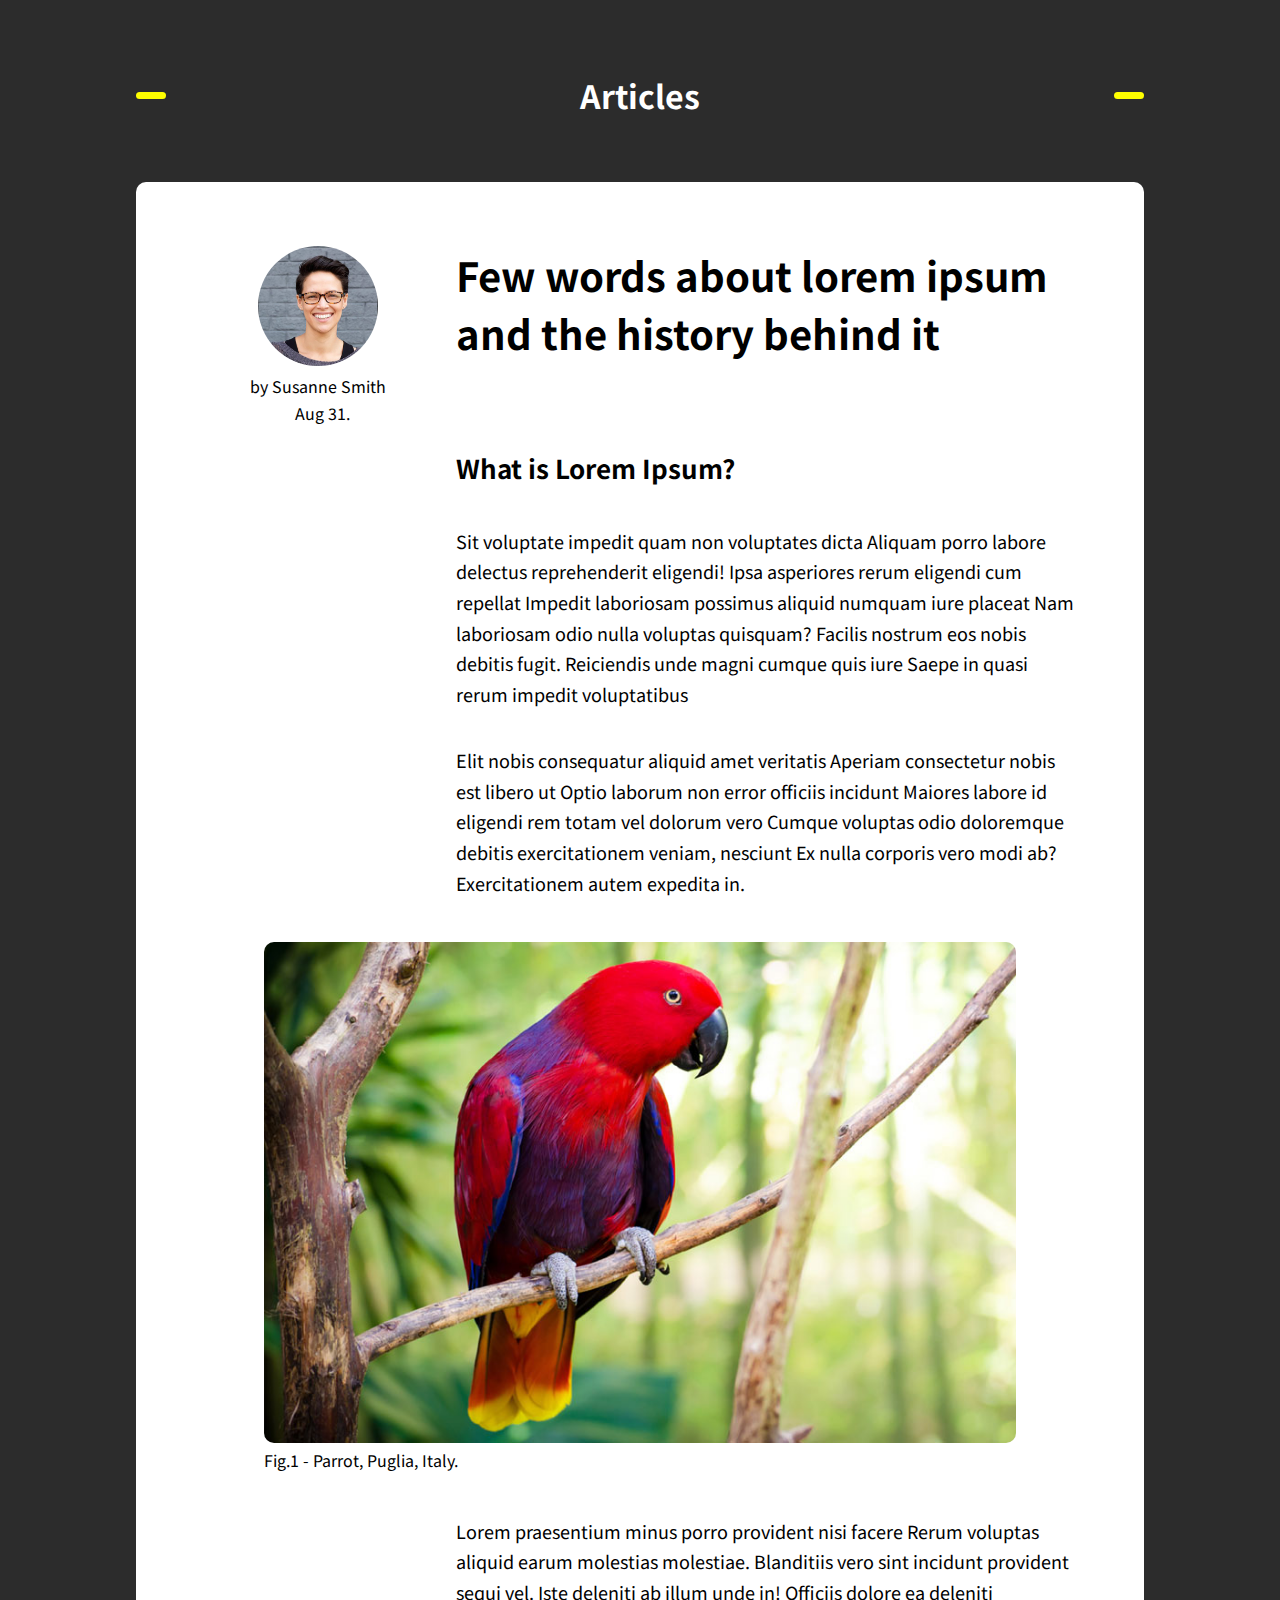
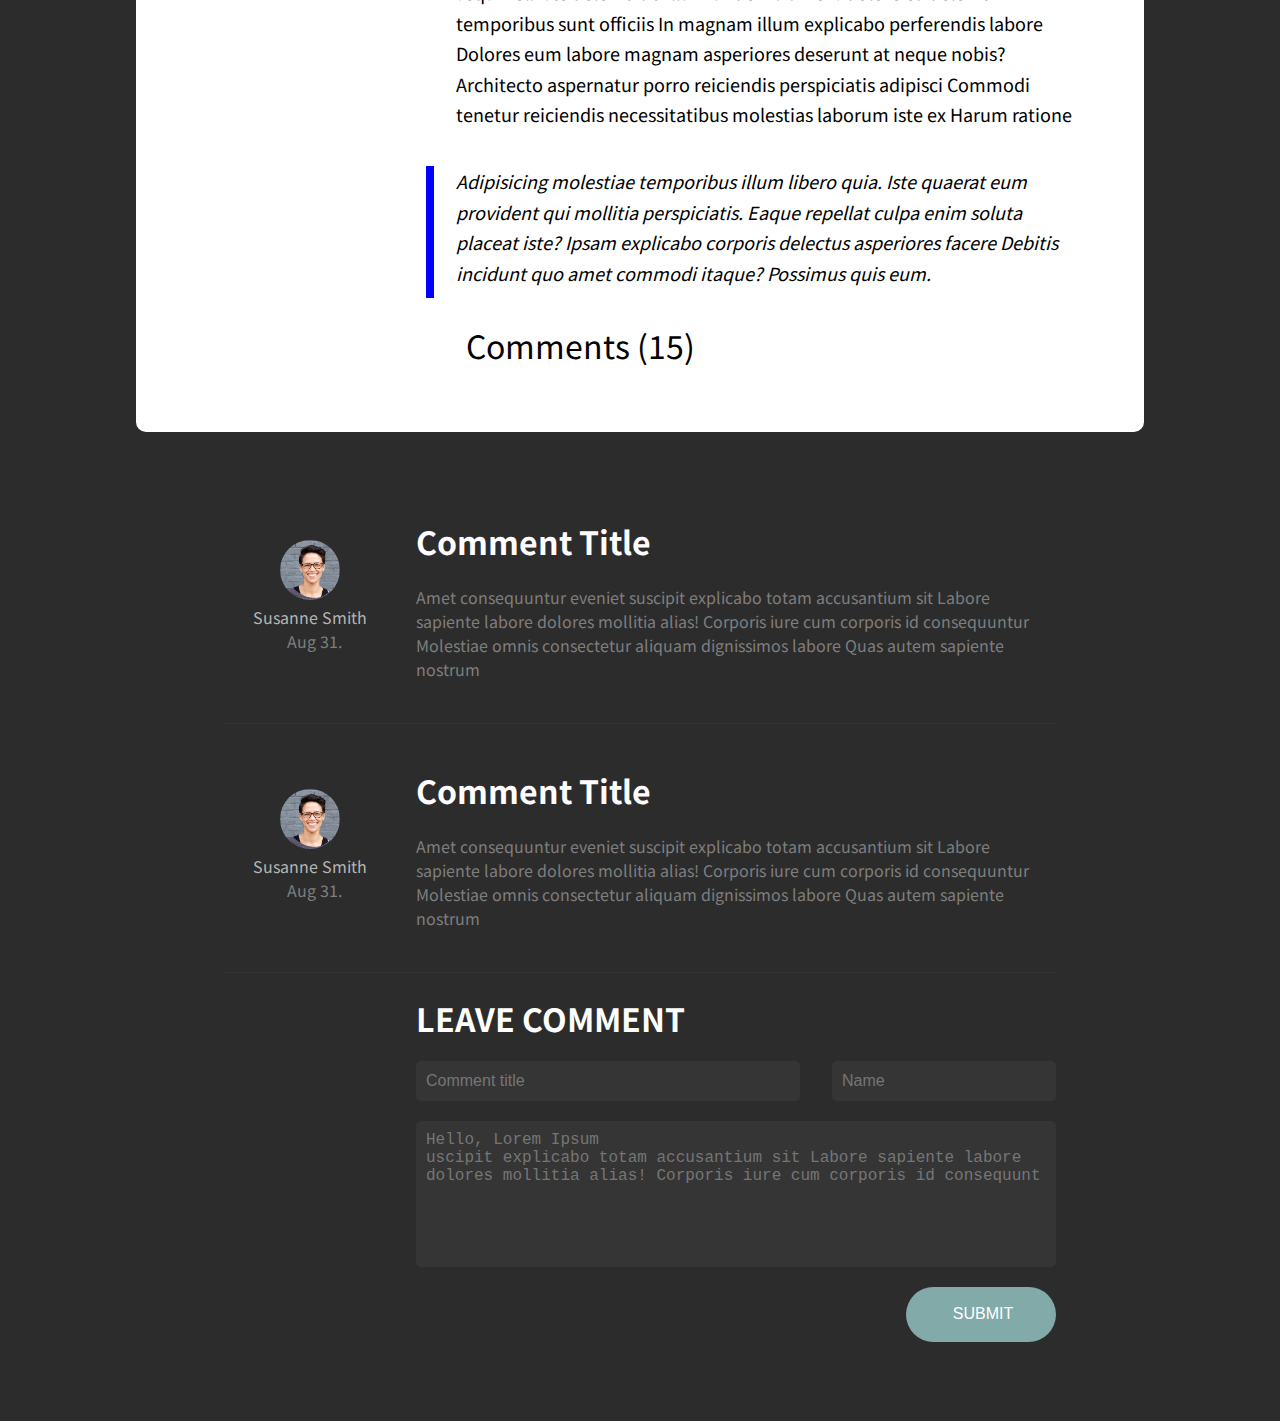
<file: blog-grid/index.html>
<!DOCTYPE html>
<html lang="en">
  <head>
    <meta charset="UTF-8" />
    <meta name="viewport" content="width=device-width, initial-scale=1.0" />
    <meta http-equiv="X-UA-Compatible" content="ie=edge" />
    <meta
      name="description"
      content="Blog entries about journeys from around the world"
    />
    <meta name="author" content="John Doe" />
    <meta name="keywords" content="blog journeys things" />
    <meta name="robots" content="index" />
    <link rel="canonical" href="https://example.com/blog" />
    <link rel="stylesheet" href="./style.css" />
    <link
      href="https://fonts.googleapis.com/css?family=Noto+Sans+JP:400,700"
      rel="stylesheet"
    />
    <link
      rel="stylesheet"
      href="https://use.fontawesome.com/releases/v5.3.1/css/all.css"
      integrity="sha384-mzrmE5qonljUremFsqc01SB46JvROS7bZs3IO2EmfFsd15uHvIt+Y8vEf7N7fWAU"
      crossorigin="anonymous"
    />
    <title>My blog</title>
  </head>
  <body>
    <div class="page-header">
      <div class="dash"></div>
      <h1 class="page-title">Articles</h1>
      <div class="dash"></div>
    </div>

    <article class="main">
      <h1 class="main-title">
        Few words about lorem ipsum and the history behind it
      </h1>
      <div class="author">
        <img class="profile" src="./img/profile.jpg" alt="" />
        <div class="author-name">by Susanne Smith</div>
        <div class="date">
          <i class="far fa-calendar-alt"></i>
          <time datetime="2008-02-14 20:00">Aug 31.</time>
        </div>
      </div>
      <h2 class="subheading">What is Lorem Ipsum?</h2>
      <p>
        Sit voluptate impedit quam non voluptates dicta Aliquam porro labore
        delectus reprehenderit eligendi! Ipsa asperiores rerum eligendi cum
        repellat Impedit laboriosam possimus aliquid numquam iure placeat Nam
        laboriosam odio nulla voluptas quisquam? Facilis nostrum eos nobis
        debitis fugit. Reiciendis unde magni cumque quis iure Saepe in quasi
        rerum impedit voluptatibus
      </p>
      <p>
        Elit nobis consequatur aliquid amet veritatis Aperiam consectetur nobis
        est libero ut Optio laborum non error officiis incidunt Maiores labore
        id eligendi rem totam vel dolorum vero Cumque voluptas odio doloremque
        debitis exercitationem veniam, nesciunt Ex nulla corporis vero modi ab?
        Exercitationem autem expedita in.
      </p>
      <figure class="body-image">
        <img src="./img/electus-parrot.jpg" alt="Parrot" />
        <figcaption>Fig.1 - Parrot, Puglia, Italy.</figcaption>
      </figure>
      <p>
        Lorem praesentium minus porro provident nisi facere Rerum voluptas
        aliquid earum molestias molestiae. Blanditiis vero sint incidunt
        provident sequi vel. Iste deleniti ab illum unde in! Officiis dolore ea
        deleniti temporibus sunt officiis In magnam illum explicabo perferendis
        labore Dolores eum labore magnam asperiores deserunt at neque nobis?
        Architecto aspernatur porro reiciendis perspiciatis adipisci Commodi
        tenetur reiciendis necessitatibus molestias laborum iste ex Harum
        ratione
      </p>
      <p class="quote">
        Adipisicing molestiae temporibus illum libero quia. Iste quaerat eum
        provident qui mollitia perspiciatis. Eaque repellat culpa enim soluta
        placeat iste? Ipsam explicabo corporis delectus asperiores facere
        Debitis incidunt quo amet commodi itaque? Possimus quis eum.
      </p>

      <div class="comments-count">
        <i class="far fa-comment"></i>Comments <span>(15)</span>
      </div>
    </article>

    <section class="comment-section">
      <h2 class="offscreen">Comments</h2>
      <article class="comments">
        <div class="comment comment-row">
          <div class="author">
            <img class="profile" src="./img/profile.jpg" alt="" />
            <div class="author-name">Susanne Smith</div>
            <div class="date"><i class="far fa-calendar-alt"></i>Aug 31.</div>
          </div>
          <div class="comment-text">
            <h1 class="title">Comment Title</h1>
            <p>
              Amet consequuntur eveniet suscipit explicabo totam accusantium sit
              Labore sapiente labore dolores mollitia alias! Corporis iure cum
              corporis id consequuntur Molestiae omnis consectetur aliquam
              dignissimos labore Quas autem sapiente nostrum
            </p>
          </div>
        </div>

        <div class="comment">
          <div class="author">
            <img class="profile" src="./img/profile.jpg" alt="" />
            <div class="author-name">Susanne Smith</div>
            <div class="date"><i class="far fa-calendar-alt"></i>Aug 31.</div>
          </div>
          <div class="comment-text">
            <h1 class="title">Comment Title</h1>
            <p>
              Amet consequuntur eveniet suscipit explicabo totam accusantium sit
              Labore sapiente labore dolores mollitia alias! Corporis iure cum
              corporis id consequuntur Molestiae omnis consectetur aliquam
              dignissimos labore Quas autem sapiente nostrum
            </p>
          </div>
        </div>

        <form action="postform.php" method="post" class="comment-add">
          <div class="form-container">
            <h1 class="title">Leave Comment</h1>
            <input type="text" name="title" placeholder="Comment title" />
            <input type="text" name="name" placeholder="Name" />
            <textarea
              rows="7"
              cols="50"
              placeholder="Hello, Lorem Ipsum&#10;uscipit explicabo totam accusantium sit Labore sapiente labore dolores mollitia alias! Corporis iure cum corporis id consequunt"
            ></textarea>
            <input type="submit" />
          </div>
        </form>
      </article>
    </section>
  </body>
</html>
</file>
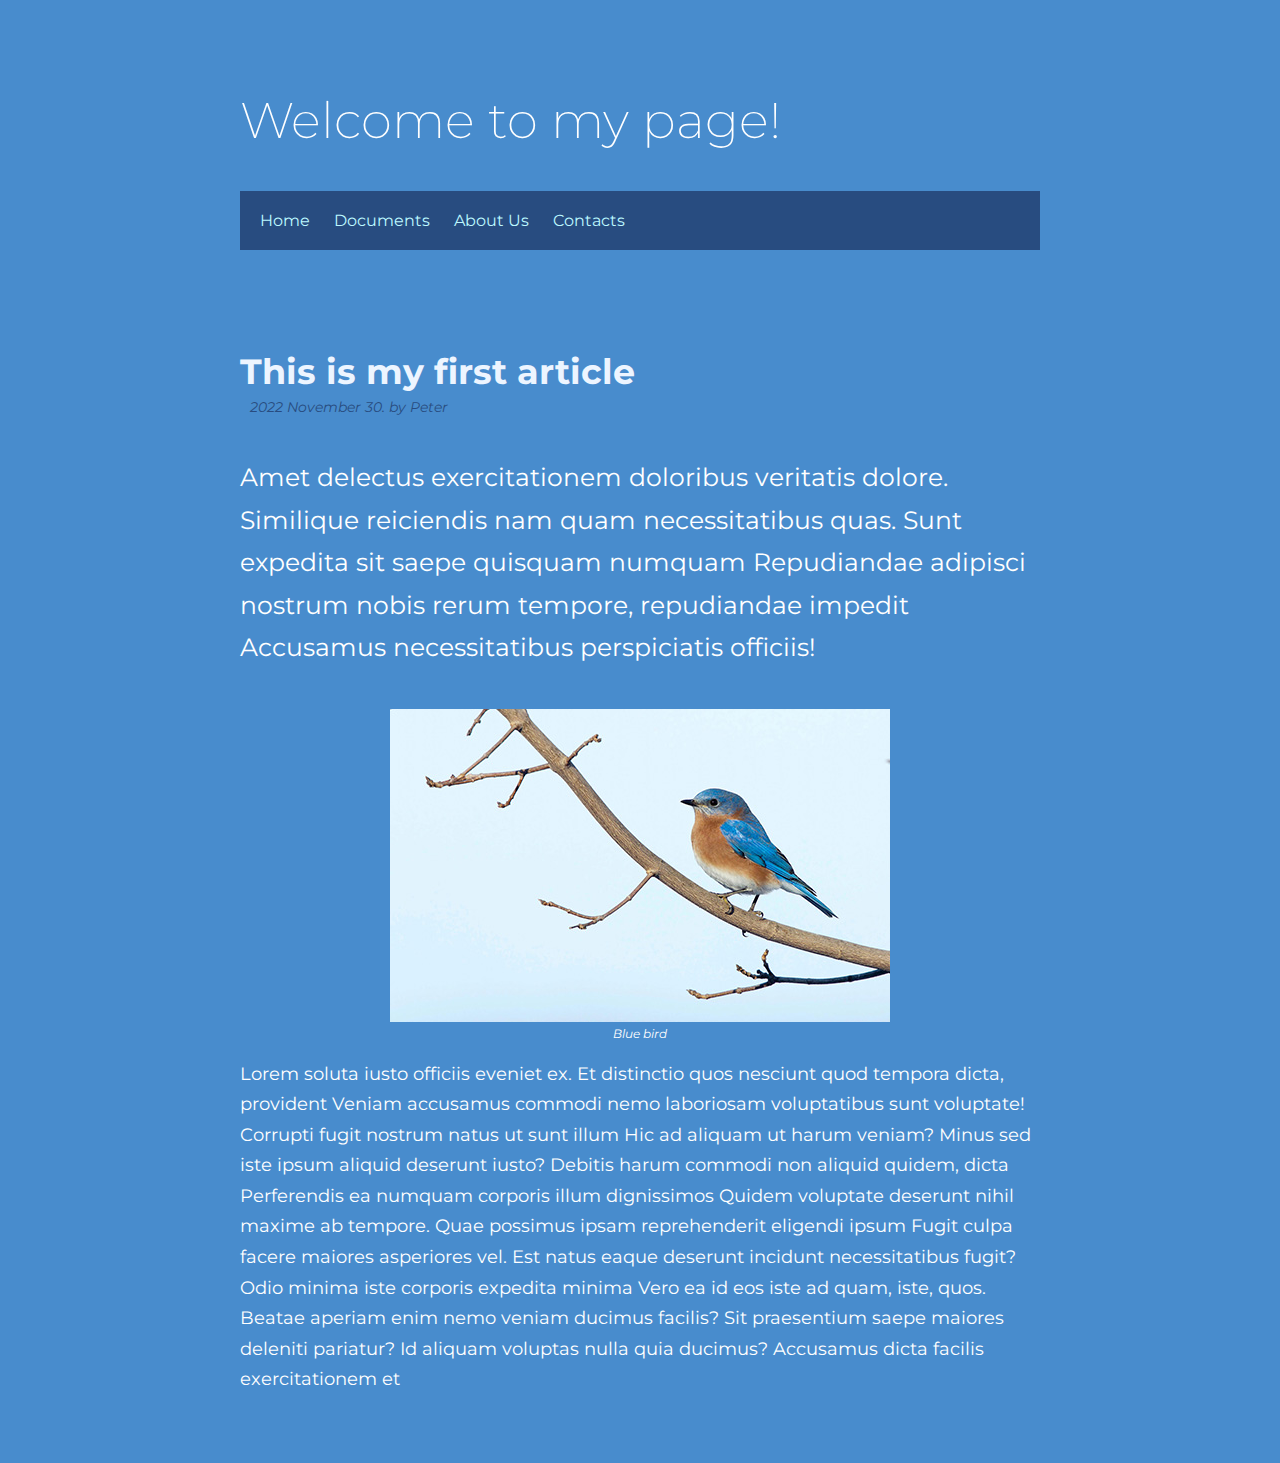
<file: my_first_page/index.html>
<!DOCTYPE html>
<html lang="en">
  <head>
    <meta charset="UTF-8" />
    <meta name="viewport" content="width=device-width, initial-scale=1.0" />
    <title>Document</title>
    <link rel="preconnect" href="https://fonts.googleapis.com" />
    <link rel="preconnect" href="https://fonts.gstatic.com" crossorigin />
    <link
      href="https://fonts.googleapis.com/css2?family=Montserrat:wght@200;400;700&display=swap"
      rel="stylesheet"
    />
    <link rel="stylesheet" href="./style.css" />
  </head>

  <body>
    <!-- header>div.page-title{Welcome to my page!}+nav>ul.main-menu>(li.main-menu-item>a[href="#"]{menu item})*4 -->

    <header>
      <div class="page-title">Welcome to my page!</div>
      <nav>
        <ul class="main-menu">
          <li class="main-menu-item"><a href="#">Home</a></li>
          <li class="main-menu-item"><a href="#">Documents</a></li>
          <li class="main-menu-item"><a href="#">About Us</a></li>
          <li class="main-menu-item"><a href="#">Contacts</a></li>
        </ul>
      </nav>
    </header>

    <!-- main>h1{This is my first article}+div.created-date>time -->
    <main>
      <h1>This is my first article</h1>
      <div class="created-date">
        <time datetime="2022-11-30">2022 November 30.</time> by Peter
      </div>
      <p class="content-lead">
        <!-- lorem30 -->
        Amet delectus exercitationem doloribus veritatis dolore. Similique
        reiciendis nam quam necessitatibus quas. Sunt expedita sit saepe
        quisquam numquam Repudiandae adipisci nostrum nobis rerum tempore,
        repudiandae impedit Accusamus necessitatibus perspiciatis officiis!
      </p>
      <figure class="content-image-container">
        <a href="./blue_bird.jpg">
          <img src="./blue_bird_sm.jpg" alt="" />
        </a>
        <figcaption>Blue bird</figcaption>
      </figure>
      <p class="content-body">
        <!-- lorem120 -->
        Lorem soluta iusto officiis eveniet ex. Et distinctio quos nesciunt quod
        tempora dicta, provident Veniam accusamus commodi nemo laboriosam
        voluptatibus sunt voluptate! Corrupti fugit nostrum natus ut sunt illum
        Hic ad aliquam ut harum veniam? Minus sed iste ipsum aliquid deserunt
        iusto? Debitis harum commodi non aliquid quidem, dicta Perferendis ea
        numquam corporis illum dignissimos Quidem voluptate deserunt nihil
        maxime ab tempore. Quae possimus ipsam reprehenderit eligendi ipsum
        Fugit culpa facere maiores asperiores vel. Est natus eaque deserunt
        incidunt necessitatibus fugit? Odio minima iste corporis expedita minima
        Vero ea id eos iste ad quam, iste, quos. Beatae aperiam enim nemo veniam
        ducimus facilis? Sit praesentium saepe maiores deleniti pariatur? Id
        aliquam voluptas nulla quia ducimus? Accusamus dicta facilis
        exercitationem et
      </p>
    </main>
  </body>
</html>
</file>
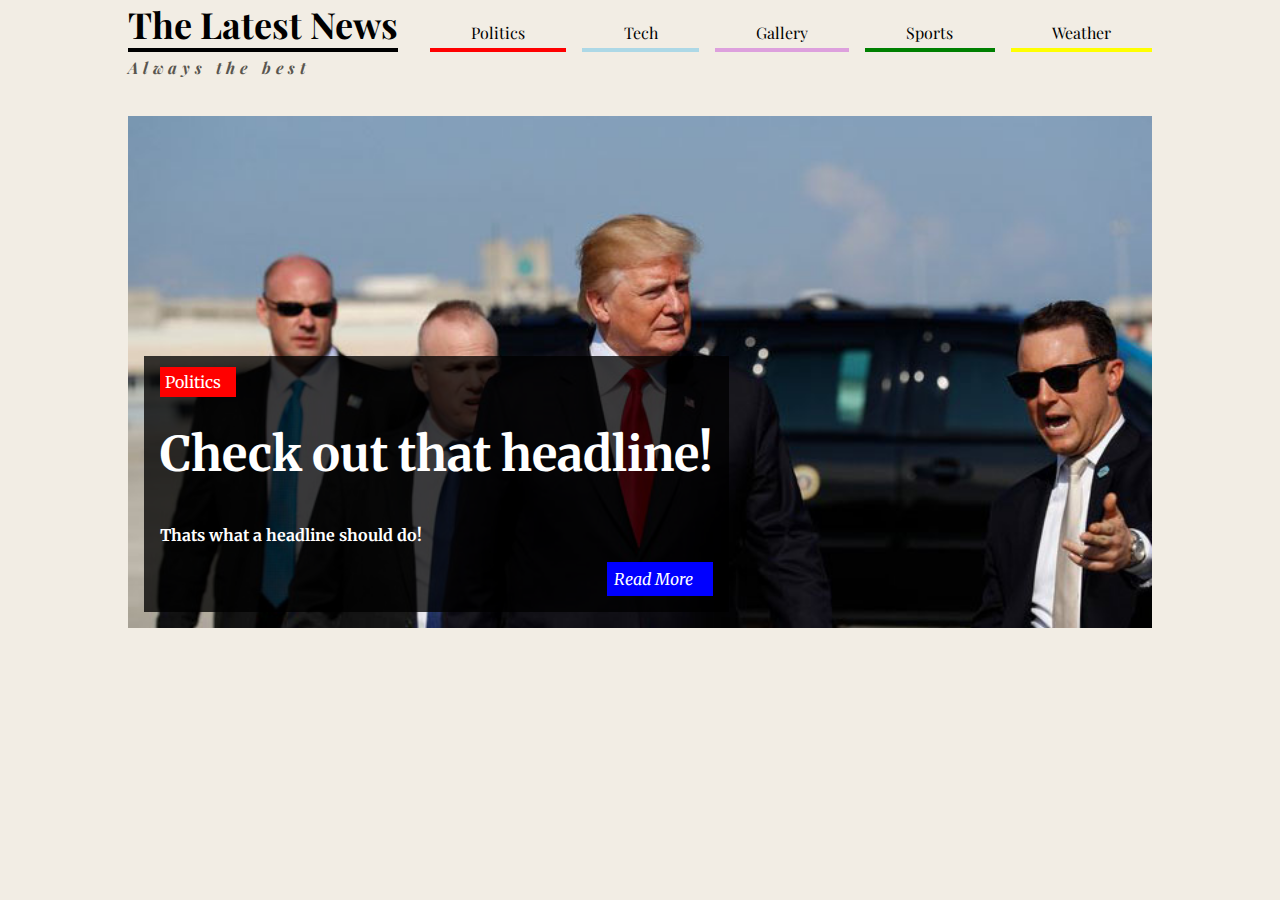
<file: news/index.html>
<!DOCTYPE html>
<html lang="en">
  <head>
    <meta charset="UTF-8" />
    <meta name="viewport" content="width=device-width, initial-scale=1.0" />
    <meta http-equiv="X-UA-Compatible" content="ie=edge" />
    <link
      href="https://fonts.googleapis.com/css?family=Playfair+Display:400,700"
      rel="stylesheet"
    />
    <link
      href="https://fonts.googleapis.com/css?family=Merriweather"
      rel="stylesheet"
    />
    <link
      rel="stylesheet"
      href="https://use.fontawesome.com/releases/v5.6.3/css/all.css"
      integrity="sha384-UHRtZLI+pbxtHCWp1t77Bi1L4ZtiqrqD80Kn4Z8NTSRyMA2Fd33n5dQ8lWUE00s/"
      crossorigin="anonymous"
    />
    <link rel="stylesheet" href="./style.css" />
    <title>The News</title>
  </head>
  <body>
    <header>
      <input type="checkbox" id="toggle" class="menu-checkbox" />
      <label for="toggle" class="toggle-label">
        <i class="fas fa-bars"></i>
      </label>
      <div class="logo">
        <h1>The Latest News</h1>
        <h2>Always the best</h2>
      </div>
      <nav class="menu-container">
        <ul class="menu">
          <li class="menu-item"><a href="#">Politics</a></li>
          <li class="menu-item"><a href="#">Tech</a></li>
          <li class="menu-item"><a href="gallery.html">Gallery</a></li>
          <li class="menu-item"><a href="#">Sports</a></li>
          <li class="menu-item"><a href="#">Weather</a></li>
        </ul>
      </nav>
    </header>
    <main>
      <section class="main-article">
        <div class="main-article-image-container">
          <img class="main-article-image" src="./banner.jpg" alt="" />
        </div>
        <div class="main-article-text clearfix">
          <a href="#" class="tag tag-politics">
            Politics
            <i class="fas fa-landmark"></i>
          </a>
          <h1>Check out that headline!</h1>
          <h2>
            <br />
            Thats what a headline should do!
          </h2>
          <a href="#" class="continue-to-article">
            Read More
            <i class="fas fa-arrow-right"></i>
          </a>
        </div>
      </section>
    </main>
  </body>
</html>
</file>
<file: blog-grid/style.css>
.offscreen {
  clip-path: inset(100%);
  clip: rect(1px 1px 1px 1px); /* IE 6/7 */
  clip: rect(1px, 1px, 1px, 1px);
  height: 1px;
  overflow: hidden;
  position: absolute;
  white-space: nowrap; /* added line */
  width: 1px;
}

body {
  padding: 5vw 10vw;
  background-color: #2c2c2c;
  font-family: "Noto Sans JP", sans-serif;
}

/* --------------------------------  header is simple flex --------------------------------- */
.page-header {
  margin-bottom: 5vw;
  display: flex;
  justify-content: space-between;
  align-items: center;
}

.dash {
  background-color: yellow;
  height: 7px;
  width: 30px;
  border-radius: 5px;
}

.page-title {
  margin: 0;
  color: white;
}

/* --------------------------------  main is grid  --------------------------------- */
.main {
  background-color: #fff;
  border-radius: 10px;
  padding: 5vw;
  margin-bottom: 5vw;
  display: grid;
  grid-template-columns: [sidebar]20vw [content-start]auto[content-end];
}

.author {
  text-align: center;
  margin-right: 20px;
  grid-column-start: sidebar;
  grid-column-end: content-start;
}

.main .author {
  line-height: 1.7;
  grid-row-start: 1;
}

.author i {
  margin: 4px;
}

.profile {
  border-radius: 100%;
  width: 120px;
  height: 120px;
}

.main-title {
  font-size: 40px;
  margin: 0;
}

.comments-count {
  margin-top: 1rem;
  font-size: 2rem;
}

.main-title,
.subheading,
.main p,
.main .comments-count {
  grid-column-start: content-start;
  grid-column-end: content-end;
}

.subheading {
  font-size: 26px;
}

.main p {
  font-size: 18px;
  line-height: 1.7;
}

.body-image {
  margin: 0;
  padding: 2vw 5vw;
  grid-column-start: sidebar;
  grid-column-end: content-end;
}

.body-image img {
  width: 100%;
  border-radius: 10px;
}

.quote {
  font-style: italic;
  position: relative;
}

.quote::before {
  content: "";
  position: absolute;
  width: 8px;
  height: calc(100% + 10px);
  background-color: blue;
  left: -30px;
}

/* --------------------------------  comment section is grid  --------------------------------- */
.comments {
  display: flex;
  align-items: center;
  flex-direction: column;
}

.comment,
.comment-add {
  display: grid;
  align-items: center;
  justify-content: center;
  grid-template-columns: [sidebar] 15vw [content-start] 50vw [content-end];
}

.comment {
  margin-bottom: 1.7vw;
  color: #7e7e7e;
  border-bottom: 1px solid #333;
  padding-bottom: 2vw;
}

.comment:last-child {
  border-bottom: none;
}

.comments-count .fa-comment {
  padding-right: 10px;
}

.comment .author i {
  margin: 4px;
}

.comment .profile {
  width: 60px;
  height: 60px;
}

.comment .title {
  color: #fffdff;
}

.comment .author-name {
  color: #b4b6b3;
}

/* --------------------------------  comment form is grid  --------------------------------- */
.form-container {
  /* another grid inside the grid */
  grid-column: content-start / content-end;
  display: grid;
  grid-template-columns: 60% 35%;
  grid-column-gap: 5%;
  grid-row-gap: 20px;
}

input[type="text"],
textarea {
  box-sizing: border-box;
}

.form-container .title,
.form-container textarea {
  grid-column: 1 / 3;
}

.form-container .title {
  color: white;
  margin: 0;
  text-transform: uppercase;
}

/* by default title and name goes to the the right place, but we can be explicit */
input[name="title"] {
  grid-column: 1 / 2;
}

input[name="name"] {
  grid-column: 2 / 2;
}

.form-container input[type="submit"] {
  width: 150px;
  height: 55px;
  background-color: #81aaa9;
  color: white;
  text-transform: uppercase;
  border-radius: 50px;
  cursor: pointer;
  grid-column: 2 / 2;
  justify-self: end;
}

.form-container input,
.form-container textarea {
  width: 100%;
  background-color: #353536;
  color: white;
  border-radius: 5px;
  border-width: 0;
  font-size: 16px;
  padding-left: 10px;
}

.form-container input {
  height: 40px;
}

.form-container textarea {
  resize: none;
  padding: 10px;
}

.form-container input:focus,
.form-container textarea:focus {
  outline: none;
}

/* -------------------- RESPONSIVE ----------------- */

/* @media (max-width: 980px) and (min-width: 321px) { */
@media (max-width: 980px) {
  body {
    padding: 3vw 5vw;
  }

  .main-title,
  .subheading,
  .main p,
  .main .comments-count,
  .main .author,
  .comment,
  .form-container,
  .comment .author,
  .comment-text {
    grid-column: sidebar / content-end;
  }

  .main .author {
    text-align: center;
    margin-right: 20px;
    margin-top: 20px;
    line-height: 1.7;
  }

  .main .author i {
    margin: 10px;
  }

  .main .profile {
    border-radius: 100%;
    width: 70px;
    height: 70px;
    float: left;
    margin-right: 20px;
  }

  .main .author-name,
  .main .date {
    text-align: left;
  }

  .comment {
    padding: 0 9vw;
  }

  .comment .profile {
    display: none;
  }

  .comment .author {
    text-align: left;
  }
}
</file>
<file: my_first_page/style.css>
body {
  background-color: #488ccd;
  width: 800px;
  /* inner margin: */
  padding: 50px;
  margin: 0 auto;
  /* inherited: */
  color: white;
  font-family: "Montserrat", sans-serif;
}
.page-title {
  font-size: 50px;
  font-weight: 200;
  margin-top: 40px;
  margin-bottom: 40px;
}
.main-menu {
  background-color: #284c80;
  width: 800px;
  padding: 0;
}
.main-menu-item {
  display: inline-block;
}
.main-menu-item a {
  color: rgb(188, 248, 255);
  margin-left: 20px;
  padding: 20px 0;
  display: block;
  text-decoration: none;
}
.main-menu-item a:hover {
  color: white;
  text-decoration: underline;
  cursor: pointer;
}
.created-date {
  margin-bottom: 40px;
  font-style: italic;
  color: #284c80;
  font-size: 14px;
  margin-left: 10px;
}
.content-image-container {
  /* applies to all inline elements */
  text-align: center;
}

figcaption {
  font-size: 12px;
  font-style: italic;
}

h1 {
  font-size: 35px;
  color: rgb(237, 245, 255);
  margin-bottom: 5px;
  margin-top: 100px;
}
.content-lead {
  font-size: 25px;
  margin-bottom: 40px;
}
.content-body {
  font-size: 18px;
}
.content-lead,
.content-body {
  line-height: 1.7;
}
</file>
<file: news/style.css>
.clearfix::after {
  content: "";
  clear: both;
  display: table;
}

body {
  font-family: "Playfair Display", serif;
  background-color: rgb(242, 237, 228);
  margin: 0;
}

header,
main {
  /* vw is always based on the width of the browser and not the parent */
  width: 80vw;
  margin: 0 auto;
}

header {
  display: flex;
}

main {
  /* 1rem = 16px = 100% */
  margin-top: 1rem;
}

.logo {
  margin-right: 2rem;
  margin-bottom: 2rem;
}

.logo > h1 {
  font-size: 2.25rem;
  margin: 0;
  padding: 0;
  border-bottom: 4px solid black;
}

.logo > h2 {
  font-size: 1rem;
  padding: 0;
  margin: 1rem 0 0 0;
  font-style: italic;
  line-height: 0;
  color: rgba(90, 86, 79, 1);
  letter-spacing: 0.3rem;
}

.menu-checkbox,
.toggle-label {
  display: none;
}

/* flex item */
.menu-container {
  flex-grow: 1;
}

.menu {
  display: flex;
  list-style: none;
  padding: 0;
}

.menu-item {
  flex-grow: 1;
}

.menu-item:not(:last-child) {
  margin-right: 1rem;
}

.menu-item:nth-child(1) {
  border-bottom: 4px solid red;
}

.menu-item:nth-child(2) {
  border-bottom: 4px solid lightblue;
}

.menu-item:nth-child(3) {
  border-bottom: 4px solid plum;
}

.menu-item:nth-child(4) {
  border-bottom: 4px solid green;
}

.menu-item:nth-child(5) {
  border-bottom: 4px solid yellow;
}

.menu-item a {
  display: flex;
  height: 2rem;
  color: black;
  text-decoration: none;
  justify-content: center;
  align-items: center;
}

.menu-item:hover {
  border-bottom: 4px solid transparent;
  background-color: rgba(189, 198, 233, 0.56);
}

.main-article {
  position: relative;
}

.main-article-image-container {
  height: 40vw;
  overflow: hidden;
}

.main-article-image {
  width: 100%;

  /*
   * height: 40vw;
   * object-fit: cover;
   */
}

.main-article-text {
  font-family: "Merriweather", serif;
  padding: 1rem;
  background-color: rgba(0, 0, 0, 0.767);
  position: absolute;
  bottom: 1rem;
  left: 1rem;
}

.main-article-text > h1 {
  font-size: 3rem;
  color: white;
  margin-bottom: 0;
}

.main-article-text > h2 {
  font-size: 1rem;
  color: white;
  line-height: 1.6rem;
}

.tag {
  color: white;
  padding: 5px;
  text-decoration: none;
}

.tag i {
  padding: 5px;
}

.tag-politics {
  background-color: red;
}

.continue-to-article {
  background-color: blue;
  color: white;
  font-style: italic;
  font-size: 1rem;
  padding: 7px;
  float: right;
  text-decoration: none;
}

.continue-to-article i {
  padding-left: 0.8rem;
}
.gallery {
  display: flex;
  justify-content: center;
  flex-wrap: wrap;
}
.gallery-item {
  margin: 0.5rem;
}
.gallery-item img {
  width: 300px;
  height: 200px;
  object-fit: cover;
}

/* if the width of the browser is less then 960px */
@media (max-width: 960px) {
  header {
    flex-direction: column;
  }

  .logo {
    margin: 0;
  }
}

@media (max-width: 900px) {
  .main-article-text {
    position: static;
  }
}

@media (max-width: 700px) {
  header {
    margin-top: 2rem;
  }

  .logo {
    width: 80%;
  }

  .menu {
    flex-direction: column;
    width: 100%;
  }

  .menu-item {
    width: 100%;
  }

  .menu-item a {
    height: 3rem;
  }

  .main-article-text > h1 {
    font-size: 1.6rem;
  }

  .toggle-label {
    display: block;
    font-size: 2rem;
    align-self: flex-end;
    margin-bottom: -65px;
  }

  .menu-container {
    display: none;
  }

  .menu-checkbox:checked ~ .menu-container {
    display: flex;
  }
}
</file>
